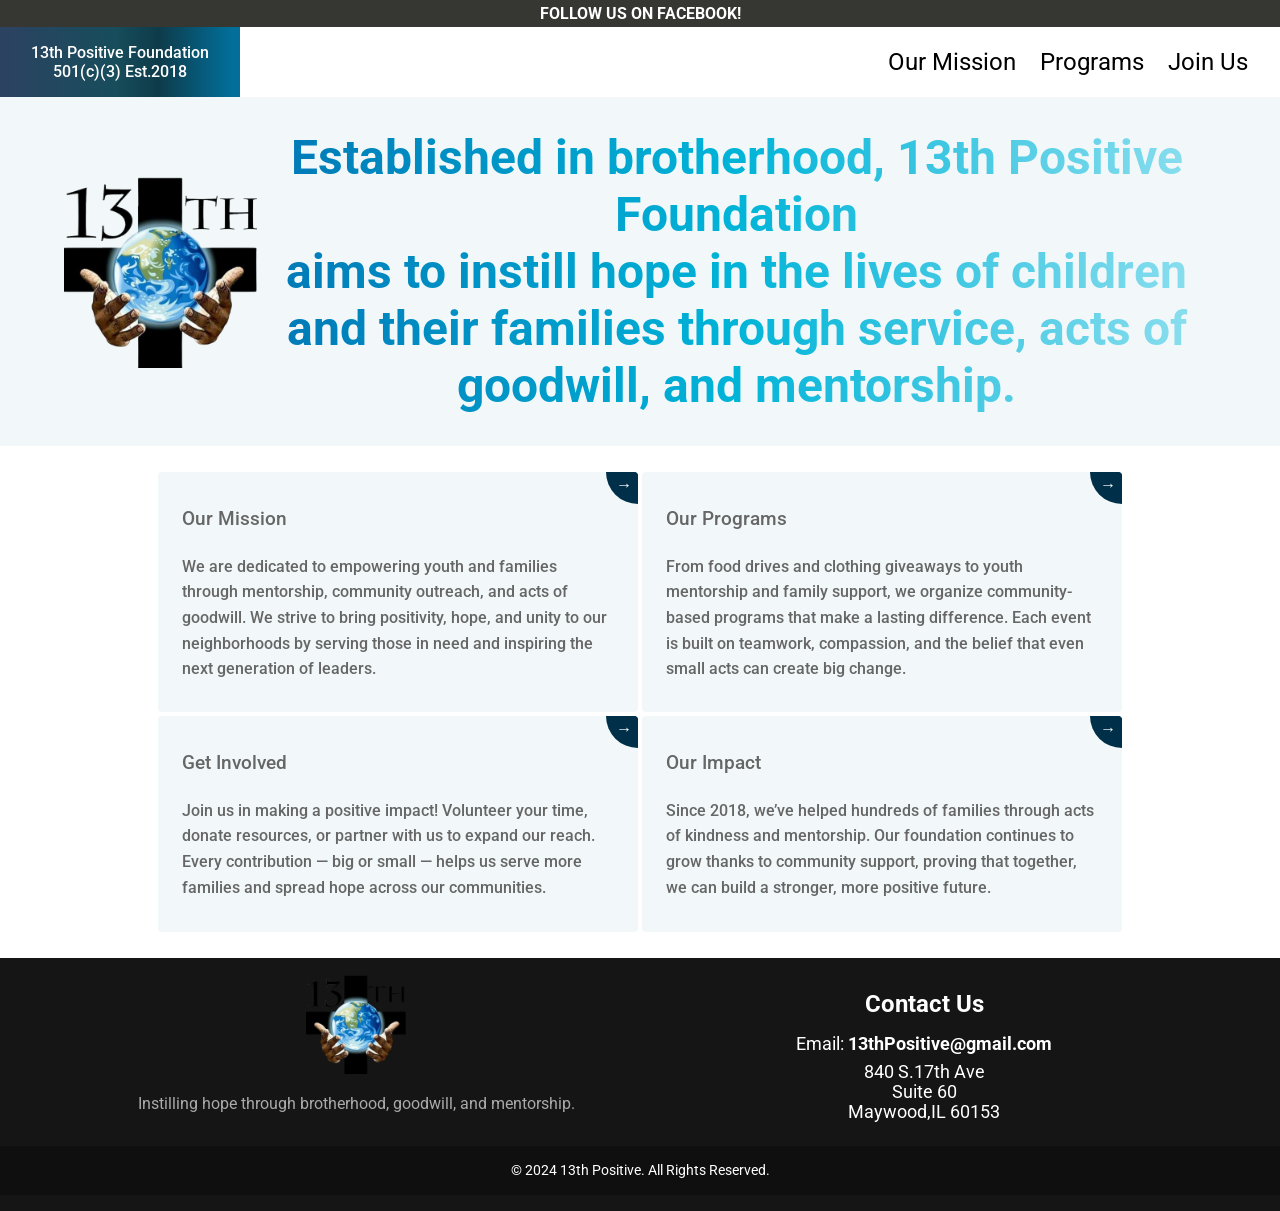
<file: index.html>
<!DOCTYPE html>
<html lang="en">

<head>
    <style>
        @import url('https://fonts.googleapis.com/css2?family=Oswald:wght@200..700&family=Roboto:ital,wght@0,100..900;1,100..900&display=swap');

        @import url('https://fonts.googleapis.com/css2?family=Oswald:wght@200..700&display=swap');
    </style>

    <meta charset="UTF-8" />
    <link rel="icon" href="Photos/13th_Logo-removebg-preview(1).png" />
    <meta name="viewport" content="width=device-width, initial-scale=1.0" />
    <link rel="stylesheet" href="styles.css">
    <title>
        13th Positive | A non-profit organization out of Maywood, Illinois
    </title>
</head>

<body>
    <div class="fixedBanner">
        <a href="https://www.facebook.com/13thPositiveFoundation/" target="_blank">
            <p>FOLLOW US ON FACEBOOK!</p>

        </a>

    </div>

    <nav class="nav">

        <div class="nav__logo">
            <a href="index.html">
                13th Positive Foundation 501(c)(3)
                Est.2018
        </div>
        <a href="#" class="nav__hamburger">
            <span class="nav__hamburger__line"></span>
            <span class="nav__hamburger__line"></span>
            <span class="nav__hamburger__line"></span>
        </a>
        <div class="nav__menu">
            <ul class="nav__menuUl">
                <li class="nav__menu__link">
                    <a href="ourmisision.html">Our Mission</a>
                </li>
                <li class="nav__menu__link">
                    <a href="Contributions.html">Programs</a>
                </li>
                <li class="nav__menu__link">
                    <a href="Contributions.html">Join Us</a>
                </li>
            </ul>
        </div>

    </nav>
    <section class="MissionStatement" id="MissionStatement">

        <div class="MissionImgContainer">
            <img src="Photos/13th_Logo-removebg-preview(1).png" alt="">
        </div>
        <div class="missionsParagraphContainer">
            <h1 class="missionParagraph" id="missionParagraph">
                Established in brotherhood, 13th Positive Foundation <br />
                aims to instill hope in the lives of children and their families
                through service, acts of goodwill, and mentorship.
            </h1>
        </div>
    </section>

    <section class="cardSection" id="cardSection">
        <a href="ourmisision.html">
            <div class="card">
                <div class="card-details">
                    <p class="text-title">Card title</p>
                    <p class="text-body">Here are the details of the card</p>
                </div>
                <button class="card-button">More info</button>
            </div>

        </a>
        <div class="card">
            <div class="card-details">
                <p class="text-title">Card title</p>
                <p class="text-body">Here are the details of the card</p>
            </div>
            <button class="card-button">More info</button>
        </div>

        <div class="card">
            <div class="card-details">
                <p class="text-title">Card title</p>
                <p class="text-body">Here are the details of the card</p>
            </div>
            <button class="card-button">More info</button>
        </div>

        <div class="card">
            <div class="cardImageContainer">
                <img src="Photos/slider3.png" alt="">
            </div>
            <div class="card-details">
                <p class="text-title">Card title</p>
                <p class="text-body">Here are the details of the card</p>
            </div>
            <button class="card-button">More info</button>
        </div>
    </section>

    <footer class="footer">
        <div class="footer__container">
            <div class="footer__logo section__paragraph">
                <img src="Photos/13th_Logo-removebg-preview(1).png" alt="13th Positive Logo" />
                <p>Instilling hope through brotherhood, goodwill, and mentorship.</p>
            </div>

            <div class="footer__contact">
                <h4>Contact Us</h4>
                <p>
                    Email:
                    <a href="mailto:13thPositive@gmail.com">13thPositive@gmail.com</a>
                </p>
                <p>
                    840 S.17th Ave <br />
                    Suite 60 <br />
                    Maywood,IL 60153
                </p>
            </div>

        </div>
        <div class="footer__copyright">
            <p>&copy; 2024 13th Positive. All Rights Reserved.</p>
        </div>
    </footer>


    <script src="script.js"></script>
    <script src="index.js"></script>
</body>

</html>
</file>
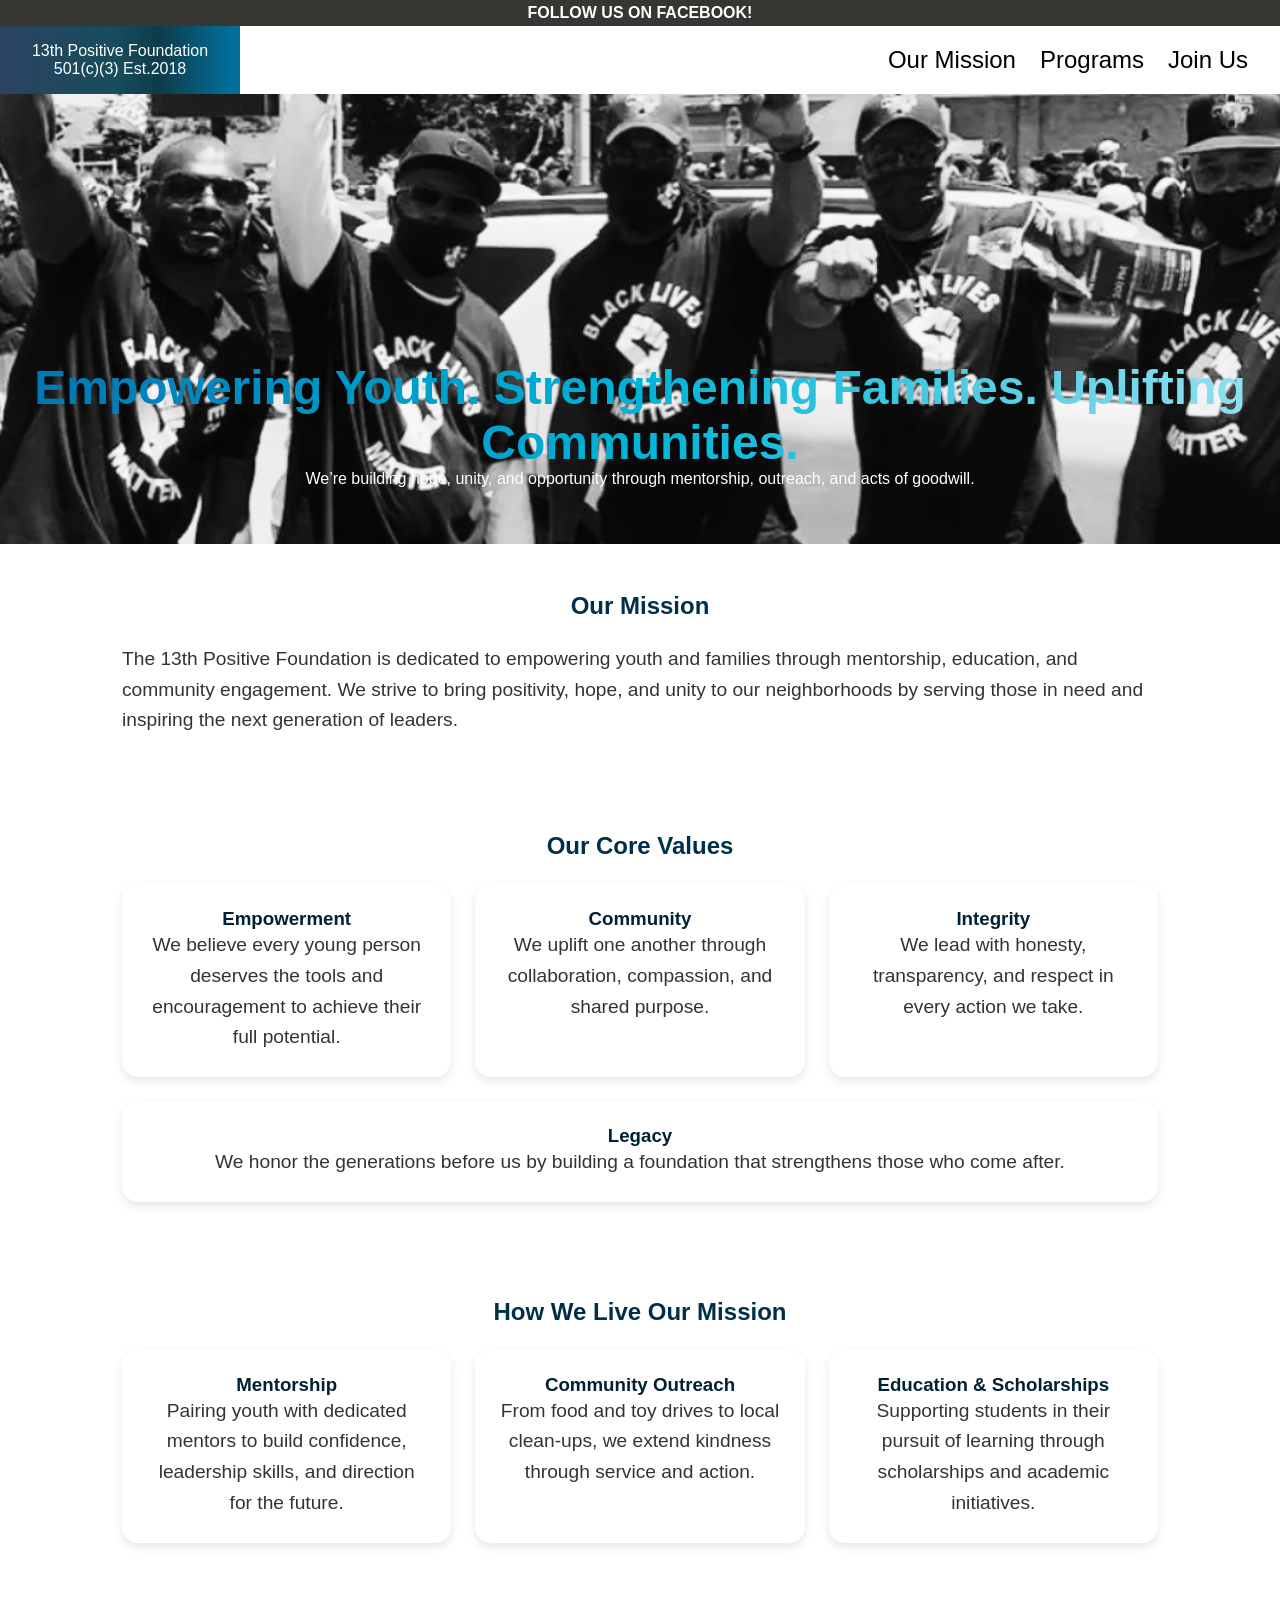
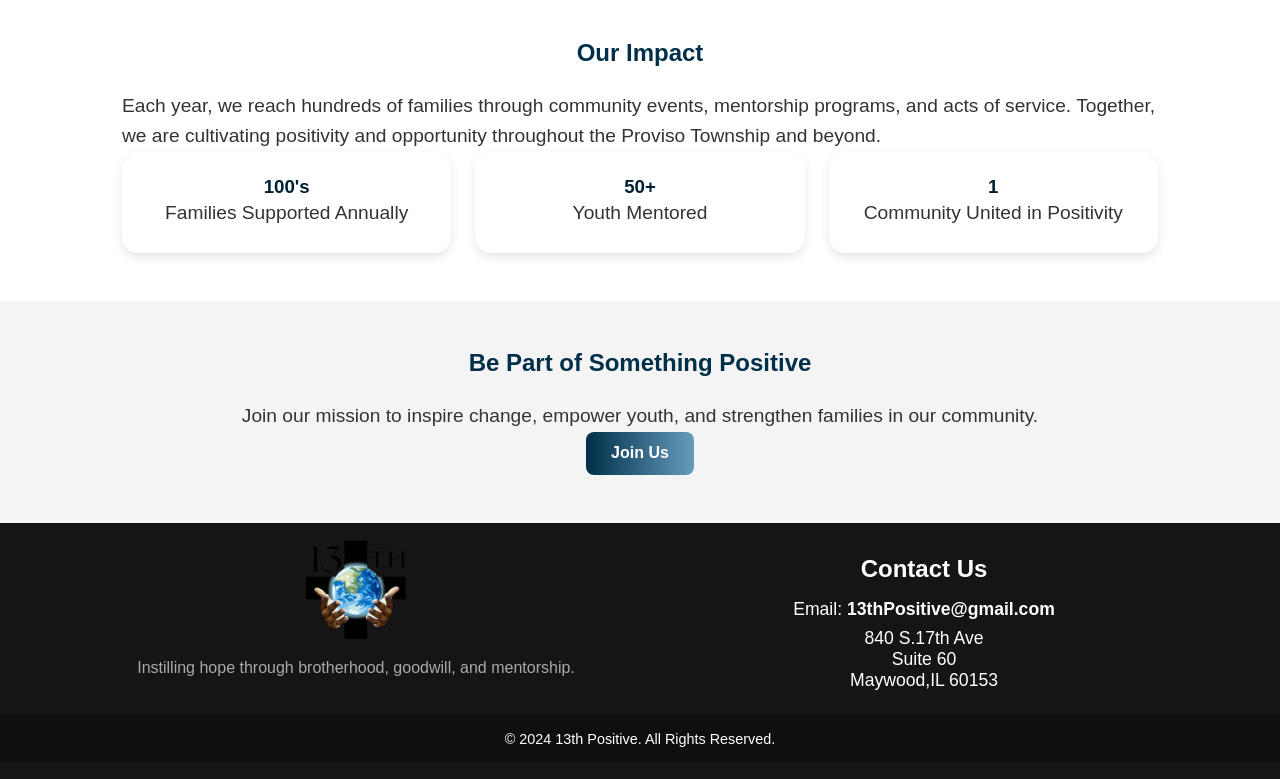
<file: ourmisision.html>
<!DOCTYPE html>
<html lang="en">

<head>
    <meta charset="UTF-8" />
    <link rel="icon" href="Photos/13th_Logo-removebg-preview(1).png" />
    <meta name="viewport" content="width=device-width, initial-scale=1.0" />
    <link rel="stylesheet" href="styles.css">
    <title>
        13th Positive | A non-profit organization out of Maywood, Illinois
    </title>
</head>

<body>
    <div class="fixedBanner">
        <a href="https://www.facebook.com/13thPositiveFoundation/" target="_blank">
            <p>FOLLOW US ON FACEBOOK!</p>

        </a>

    </div>

    <nav class="nav">

        <div class="nav__logo">
            <a href="index.html">
                13th Positive Foundation 501(c)(3)
                <span class="nav__logo__highlight"> Est.2018 </span>
            </a>
            <!-- <img src="Photos/13th_Logo-removebg-preview(1).png" alt="" /> -->
        </div>
        <a href="#" class="nav__hamburger">
            <span class="nav__hamburger__line"></span>
            <span class="nav__hamburger__line"></span>
            <span class="nav__hamburger__line"></span>
        </a>
        <div class="nav__menu">
            <ul class="nav__menuUl">
                <li class="nav__menu__link">
                    <a href="ourmisision.html">Our Mission</a>
                </li>
                <li class="nav__menu__link">
                    <a href="Contributions.html">Programs</a>
                </li>
                <li class="nav__menu__link">
                    <a href="Contributions.html">Join Us</a>
                </li>
            </ul>
        </div>

    </nav>



    <!-- ===== Hero Section ===== -->
    <section class="hero-mission">
        <div class="hero-content">
            <h1 class="gradient-text">Empowering Youth. Strengthening Families. Uplifting Communities.</h1>
            <p>We’re building hope, unity, and opportunity through mentorship, outreach, and acts of goodwill.</p>
            <!-- <a href="get-involved.html" class="btn btn-primary">Get Involved</a> -->
        </div>
    </section>

    <!-- ===== Mission Statement ===== -->
    <section class="mission-statement section-padding">
        <div class="container">
            <h2>Our Mission</h2>
            <p>
                The 13th Positive Foundation is dedicated to empowering youth and families through mentorship,
                education, and community engagement. We strive to bring positivity, hope, and unity to our
                neighborhoods by serving those in need and inspiring the next generation of leaders.
            </p>
        </div>
    </section>

    <!-- ===== Core Values ===== -->
    <section class="core-values section-padding">
        <div class="container">
            <h2>Our Core Values</h2>
            <div class="values-grid">
                <div class="value-card">
                    <h3>Empowerment</h3>
                    <p>We believe every young person deserves the tools and encouragement to achieve their full
                        potential.</p>
                </div>
                <div class="value-card">
                    <h3>Community</h3>
                    <p>We uplift one another through collaboration, compassion, and shared purpose.</p>
                </div>
                <div class="value-card">
                    <h3>Integrity</h3>
                    <p>We lead with honesty, transparency, and respect in every action we take.</p>
                </div>
                <div class="value-card">
                    <h3>Legacy</h3>
                    <p>We honor the generations before us by building a foundation that strengthens those who come
                        after.</p>
                </div>
            </div>
        </div>
    </section>

    <!-- ===== Programs Overview ===== -->
    <section class="programs-overview section-padding">
        <div class="container">
            <h2>How We Live Our Mission</h2>
            <div class="programs-grid">
                <div class="program-card">
                    <h3>Mentorship</h3>
                    <p>Pairing youth with dedicated mentors to build confidence, leadership skills, and direction for
                        the future.</p>
                </div>
                <div class="program-card">
                    <h3>Community Outreach</h3>
                    <p>From food and toy drives to local clean-ups, we extend kindness through service and action.</p>
                </div>
                <div class="program-card">
                    <h3>Education & Scholarships</h3>
                    <p>Supporting students in their pursuit of learning through scholarships and academic initiatives.
                    </p>
                </div>
            </div>
        </div>
    </section>

    <!-- ===== Impact Section ===== -->
    <section class="impact-section section-padding">
        <div class="container">
            <h2>Our Impact</h2>
            <p>
                Each year, we reach hundreds of families through community events, mentorship programs, and acts of
                service.
                Together, we are cultivating positivity and opportunity throughout the Proviso Township and beyond.
            </p>
            <div class="impact-stats">
                <div class="stat">
                    <h3>100's</h3>
                    <p>Families Supported Annually</p>
                </div>
                <div class="stat">
                    <h3>50+</h3>
                    <p>Youth Mentored</p>
                </div>
                <div class="stat">
                    <h3>1</h3>
                    <p>Community United in Positivity</p>
                </div>
            </div>
        </div>
    </section>

    <!-- ===== Call to Action ===== -->
    <section class="cta section-padding">
        <div class="container">
            <h2>Be Part of Something Positive</h2>
            <p>Join our mission to inspire change, empower youth, and strengthen families in our community.</p>
            <a href="get-involved.html" class="btn btn-primary">Join Us</a>
        </div>
    </section>



    <footer class="footer">
        <div class="footer__container">
            <div class="footer__logo section__paragraph">
                <img src="Photos/13th_Logo-removebg-preview(1).png" alt="13th Positive Logo" />
                <p>Instilling hope through brotherhood, goodwill, and mentorship.</p>
            </div>

            <div class="footer__contact">
                <h4>Contact Us</h4>
                <p>
                    Email:
                    <a href="mailto:13thPositive@gmail.com">13thPositive@gmail.com</a>
                </p>
                <p>
                    840 S.17th Ave <br />
                    Suite 60 <br />
                    Maywood,IL 60153
                </p>
            </div>

        </div>
        <div class="footer__copyright">
            <p>&copy; 2024 13th Positive. All Rights Reserved.</p>
        </div>
    </footer>


    <script src="index.js"></script>
</body>

</html>
</file>
<file: styles.css>
/* global/overall styles  */
:root{
  --soft-blue:#669bbc;
    --accent-color: #003049;
    --grey:#DCE1E9;
    --black:#363732;

    /* padding */

    --section-padding-y: 1.5rem; /* top & bottom */
    --section-padding-x: 3rem; /* left & right */
}


html {
    scroll-behavior: smooth;
  }
  /* General Reset */
  * {
    padding: 0;
    margin: 0;
    box-sizing: border-box;
    text-decoration: none;
    font-family: 'Roboto', sans-serif;

  }
  /* End of Global/Overall styles */
/* fixed banner */
.fixedBanner{
  display: flex;
  justify-content: center;
  background-color: var(--black);
  padding: .25rem;
}

.fixedBanner p{
  color:#fff ;
  font-weight: bold;
}
/* end of fixed banner */
/* Navbar Styles */

  
  .nav {
  
    padding: 0rem 2rem 0rem 0rem;
    /* backdrop-filter: blur(1px); */
    display: flex;
    justify-content: space-between;
    align-items: center;
    transition: box-shadow 0.3s ease-in-out;
    animation: fade-down 0.7s;
    background-color: #fff;

  }
  
  .nav__logo{
    text-align: center;
    width: 15rem;
    font-size: 1rem;
    background-color: var(--accent-color);background: #003049;
    background: #2c4261;
    background: linear-gradient(90deg, rgba(44, 66, 97, 1) 0%, rgba(23, 77, 92, 1) 48%, rgba(14, 59, 74, 1) 66%, rgba(2, 110, 153, 1) 96%);
padding: 1rem;

  }
  .nav__logo a{
    color: #fff;
    font-weight: 500;

  }
 
  
  .nav__menu ul {
    display: flex;
    list-style: none;
  }
  
  .nav__menu ul li {
    display: flex;
    flex-direction: column;
    align-items: center;
    justify-content: center;
  }
  
  .nav__menu ul li a i {
    font-size: 2.5rem;
  }
  
  .nav__menu ul li a {
    color: var(--blacks);
    margin-left: 1.5rem;
    font-size: 1.5rem;
    transition: color 0.3s ease;
  }

  .nav__menu ul li a:hover,
  .nav__menu ul li a:focus {
    /* border-bottom: 2px solid var(--accent-color); */
    color:var(--black);
    transform: translateY(-2px);
  }
  
  .nav__hamburger {
    width: 1.5rem;
    z-index: 2000;
    height: 1rem;
    display: none;
    color: #fff;
    flex-direction: column;
    justify-content: space-around;
  }
  
  .nav__hamburger__line {
    height: 0.13rem;
    width: 100%;
    background-color: var(--accent-color);
    border-radius: 0.625rem;
    transition: all ease-in-out 0.2s;
  }
/* mission section */
.MissionStatement{
    display: flex;
    flex-direction: row;
    justify-content: space-between;
    /* background: url(Photos/joel-muniz-3k3l2brxmwQ-unsplash.jpg); */
    background-size: cover;       /* Makes the image cover the entire section */
    background-position: center;  /* Centers the image */
    background-repeat: no-repeat; 
    padding: 2rem 4rem;
    font-family: "Oswald", sans-serif;
    background-color: #f2f8f9;

}
.missionsParagraphContainer{
    display: flex;
    align-items: center;   
    text-align: center;

}
.missionParagraph{

    font-size: 3rem;
    background: linear-gradient(90deg, #0077b6, #00b4d8, #90e0ef); /* Blue-teal gradient */-webkit-background-clip: text;
    -webkit-text-fill-color: transparent;
}
  

.MissionImgContainer{
}

.MissionImgContainer img{
    object-fit: contain;
    width: 100%;
    height: 100%;
}



  /* end of mission statement */


  /* card section  */

/* From Uiverse.io by Admin12121 */ 
.cardSection {
  height: 100%;
  display: flex;
  align-items: center;
  justify-content: center;
  flex-wrap: wrap;
  padding: 1.5rem;
}
/* From Uiverse.io by Prince4fff */ 
.card p {
  font-size: 1.2rem;
  line-height: 1.6;
  color: #666;
  font-weight: 500;
}

.card p.small {
  font-size: 1rem;
}

.go-corner {
  display: flex;
  align-items: center;
  justify-content: center;
  position: absolute;
  width: 32px;
  height: 32px;
  overflow: hidden;
  top: 0;
  right: 0;
  background-color: var(--accent-color);
  border-radius: 0 4px 0 32px;
}

.go-arrow {
  margin-top: -4px;
  margin-right: -4px;
  color: white;
  font-family: courier, sans;
}

.card1 {
  display: block;
  position: relative;
  /* max-width: 262px; */
  width: 30rem;
  max-height: 15rem;
  /* height: 12rem; */
  background-color: #f2f8f9;
  border-radius: 4px;
  padding: 32px 24px;
  margin: 2px;
  text-decoration: none;
  z-index: 0;
  overflow: hidden;
  
}

.card1:before {
  content: "";
  position: absolute;
  z-index: -1;
  top: -16px;
  right: -16px;
  background: var(--accent-color);
  height: 32px;
  width: 32px;
  border-radius: 32px;
  transform: scale(1);
  transform-origin: 50% 50%;
  transition: transform 0.25s ease-out;
}

.card1:hover:before {
  transform: scale(21);
}

.card1:hover p {
  transition: all 0.3s ease-out;
  color: rgba(255, 255, 255, 0.8);
}

.card1:hover h3 {
  transition: all 0.3s ease-out;
  color: #fff;
}

  /* end of card section styles */



  /* footer styles */
  
  /* end of swiper */
  .footer {
    background-color: rgba(0, 0, 0, 0.918);
    padding: 1rem 0;
  }
  
  .footer__container {
    display: flex;
    flex-wrap: wrap;
    justify-content: space-between;
    max-width: 1200px;
    margin: 0 auto;
    padding: 0 2rem;
  }
  
  .footer__logo {
    flex: 1;
    text-align: center;
  }
  
  .footer__logo img {
    width: 100px;
    margin-bottom: 1rem;
  }
  
  .footer__logo p {
    font-size: 1rem;
    color: #aaa;
  }
  
  .footer__links,
  .footer__contact,
  .footer__social {
    flex: 1;
    margin: 1rem 0;
    text-align: center;
  }
  
  .footer__links h4,
  .footer__contact h4,
  .footer__social h4 {
    font-size: 1.5rem;
    margin-bottom: 1rem;
    color: #fff;
  }
  
  .footer__links ul {
    list-style: none;
    padding: 0;
  }
  
  .footer__links ul li {
    margin: 0.5rem 0;
  }
  
  .footer__links ul li a {
    text-decoration: none;
    font-size: 1.1rem;
    color: #fff;
    transition: color 0.3s ease;
  }
  
  .footer__links ul li a:hover {
    border-bottom: 2px solid var(--accent-color);
    color: var(--primary-color);
  }
  
  .footer__contact p {
    margin: 0.5rem 0;
    font-size: 1.1rem;
    color: #fff;
  }
  
  .footer__contact a {
    font-weight: bold;
    color: #fff;
  
    text-decoration: none;
  }
  .footer__contact a:hover {
    border-bottom: 2px solid var(--accent-color);
    color: white;
  }
  
  .footer__social a {
    margin: 0 0.5rem;
  }
  
  .footer__social i {
    font-size: 2rem;
    color: #fff;
  }
  
  .footer__social i:hover {
    transition: all 0.3s ease;
    color: var(--accent-color);
  }
  
  .footer__copyright {
    text-align: center;
    color: #fff;
  
    padding: 1rem 0;
    background-color: #00000049;
  
    font-size: 0.9rem;
  }
  /* end of footer styles */
  /* iphone ver */
  @media (max-width: 768px) {

    .nav__logo{
      /* width: 10rem; */
      padding: 0.5rem;
      font-size: 1rem;
      line-height: 1.2;

    }
    .nav__logo a{font-weight: 500;

    }

    .fixedBanner p{
      font-size: .7rem;
    }
.nav{
  padding: 0rem 1.25rem 0rem 0rem;
}
 
    .nav__hamburger {
      display: flex;
    }

    .nav__menu {
      position: absolute;
      display: flex;
      flex-direction: column; /* Stack items vertically */
      align-items: center;
      background-color: rgba(255, 255, 255, 0.13);
      top: -15rem;
      width: 100%;
      transition: all ease-in-out 0.4s;
    }
  
    .nav__menu ul {
      flex-direction: column;
      width: 100%;
      padding: 0rem;
      align-items: center;
      justify-content: space-evenly;
      height: 100%;
    }
    .nav__menu .nav__menuUl {
      padding-top: 3rem;
    }
    .nav__menu ul li button {
      width: unset;
      padding: 1.5rem 0;
      font-size: 1.5rem;
      width: 50vw;
    }
    .nav__menu ul li {
      text-align: center;
      width: 100%;
      margin: 1rem 0;
      color: #fff;
    }
  
    .nav__menu {
      display: none;
    }
  
    .nav__menu.active {
      display: flex;
      flex-direction: column;
      position: absolute;
      top: 0;
      right: 0;
      background-color: #000000f6;
      width: 100%;
      z-index: 1000;
      backdrop-filter: blur(5px);
      box-shadow: 0 4px 8px rgba(0, 0, 0, 0.1);
      overflow-x: hidden;
    }
  
    .nav__hamburger.active .nav__hamburger__line:nth-child(1) {
      transform: rotate(45deg) translate(0.45rem, 0.1875rem);
    }
  
    .nav__hamburger.active .nav__hamburger__line:nth-child(2) {
      opacity: 0;
    }
  
    .nav__hamburger.active .nav__hamburger__line:nth-child(3) {
      transform: rotate(-45deg) translate(0.25rem, -0.01975rem);
    }
  
    .nav__hamburger.active .nav__hamburger__line {
      transition: all ease-in-out 0.35s;
      background-color: rgb(255, 255, 255);
  
      z-index: 2000;
    }
    .MissionStatement{
      flex-direction: column;
      padding:.5rem;
      padding-bottom: 2rem;
    }
    .missionParagraph{
      font-size: 1.5rem;
      font-weight: 900;
      line-height: 1;
    }

    .MissionImgContainer{
      display: flex;
      justify-content: center;
    }
    .MissionImgContainer img{
      width: 50%;
      height: 50%;
  }

  .card1{
    width: 100%;
    height: unset;max-height: unset;
}

.card{
  padding: 0.5rem 1rem ;
}

.cardSection{
flex-direction: column;
padding: 0rem;


}
.container{
  text-align: center
}


  
};
  

  

/* OUR MISSION PAGE */
 

/* General spacing and layout */
.section-padding {
  padding: 4em 2em;
}

.container {
  max-width: 1100px;
  margin: 0 auto;
  padding: 3rem 2rem;
}

/* Hero Section */
.hero-mission {
  background:url(Photos/ourMissionBG.png);
  background-size: cover;       /* Makes the image cover the entire section */
  background-position: center;  /* Centers the image */
  background-repeat: no-repeat; 
  color: #ffffff;
  text-align: center;
  padding: 3.5em 2em;
  min-height: 50vh;
  display: flex;
  align-items: flex-end;
}

.hero-mission .btn {
  margin-top: 1.5em;
}

/* Gradient Text */
.gradient-text {
  font-size: 3rem;
  background: linear-gradient(90deg, #0077b6, #00b4d8, #90e0ef); /* Blue-teal gradient */-webkit-background-clip: text;
  -webkit-text-fill-color: transparent;
  font-weight: 900;
  font-family: "Oswald", sans-serif;
}

.hero-content p{
  color: #5f6f72; /* soft gray-teal tone */
    font-size: 1rem;
  color: #fff;

}

/* Core Values, Programs, and Impact Grids */
.values-grid,
.programs-grid,
.impact-stats {
  display: flex;
  flex-wrap: wrap;
  gap: 1.5em;
  justify-content: center;
}

/* Cards */
.value-card,
.program-card,
.stat {
  background: #ffffff;
  color: #002133;
  padding: 1.5em;
  border-radius: 1em;
  box-shadow: 0 4px 10px rgba(0,0,0,0.1);
  flex: 1 1 250px;
  text-align: center;
  transition: transform 0.3s ease, box-shadow 0.3s ease;
}

.value-card:hover,
.program-card:hover,
.stat:hover {
  transform: translateY(-5px);
  box-shadow: 0 8px 16px rgba(0,0,0,0.15);
}

/* Buttons */
.btn {
  display: inline-block;
  padding: 0.8em 1.6em;
  border-radius: 0.5em;
  font-weight: 600;
  transition: all 0.3s ease;
  text-decoration: none;
}

.btn-primary {
  background: linear-gradient(to right, var(--accent-color), var(--soft-blue));
  color: #ffffff;
}

.btn-primary:hover {
  opacity: 0.9;
  transform: translateY(-3px);
}

/* CTA Section */
.cta {
  background-color: #f4f4f4;
  text-align: center;
}

/* Headings */
h2 {
  color: #003049;
  text-align: center;
  margin-bottom: 1em;
}

.section-padding p  {
  color: #333;
  line-height: 1.6;
  font-size: 1.2rem;

}
</file>
